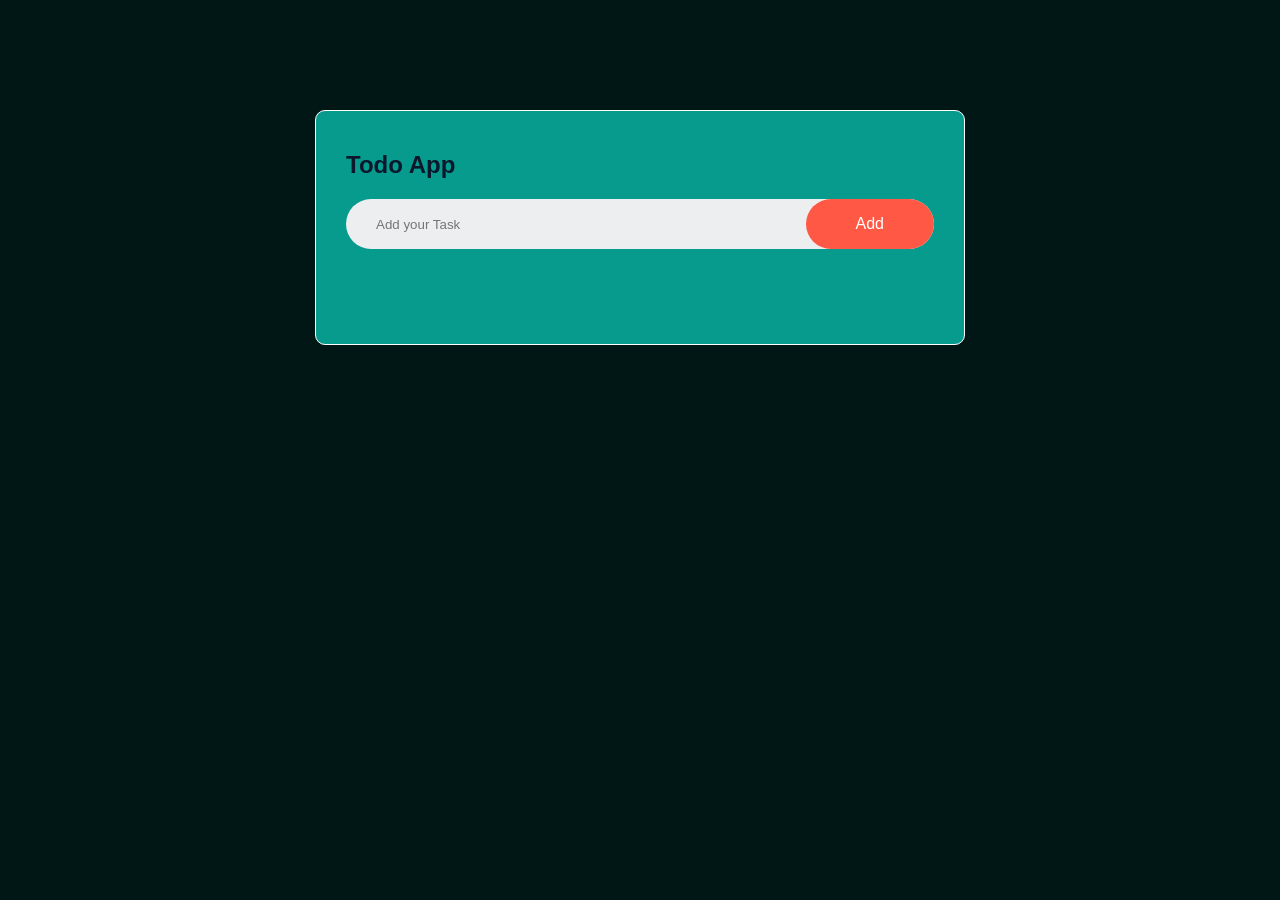
<file: index.html>
<!DOCTYPE html>
<html lang='en'>

<head>
    <meta charset='utf-8'>
    <meta name='viewport' content='width=device-width, initial-scale=1'>
    <title>Todo List</title>
    <link rel='stylesheet' href='style.css'>
</head>

<body>
    <div class="container">
        <div class="todo-app">
            <h2>Todo App</h2>
            <div class="row">
                <input type="text" id="input-box" placeholder="Add your Task">
                <button onclick="addTask()"> Add </button>
            </div>
                <ul id="list-container">
                    <!-- <li class="checked">Task 1</li>
                    <li>Task 2</li>
                    <li>Task 3</li> -->
                </ul>
        </div>
    </div>
    <script src="script.js"></script>
</body>
</html>
</file>
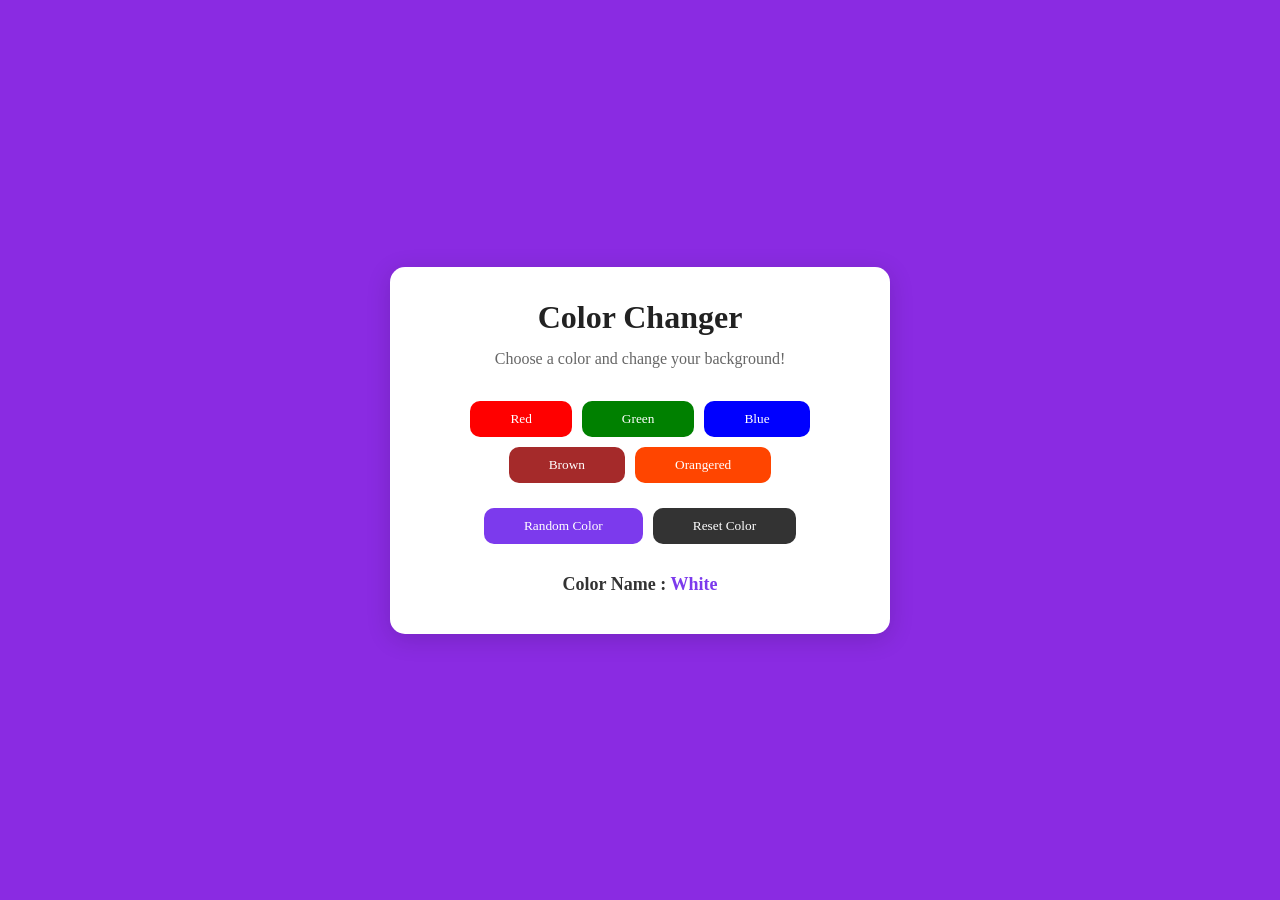
<file: Color-Changer/index.html>
<!doctype html>
<html lang="en">
  <head>
    <meta charset="utf-8" />
    <meta name="viewport" content="width=device-width, initial-scale=1" />
    <title>Color Changer Website</title>
    <link rel="stylesheet" href="style.css" />
  </head>
  <body>
    <div class="container">
      <h1>Color Changer</h1>
      <p>Choose a color and change your background!</p>
      <div class="color-button">
        <button class="red" onclick="changeColor('red')">Red</button>
        <button class="green" onclick="changeColor('green')">Green</button>
        <button class="blue" onclick="changeColor('blue')">Blue</button> 
        <button class="brown" onclick="changeColor('brown')">Brown</button>
        <button class="orangered" onclick="changeColor('orangered')">Orangered</button>
      </div>
      <div class="extra-button">
        <button class="random-color" onclick="randomColor()">Random Color</button>
        <button class="reset" onclick="resetColor()">Reset Color</button>
      </div>
      <h3>Color Name : <span id="colorName">White</span></h3>
    </div>
    <script src="script.js"></script>
  </body>
</html>
</file>
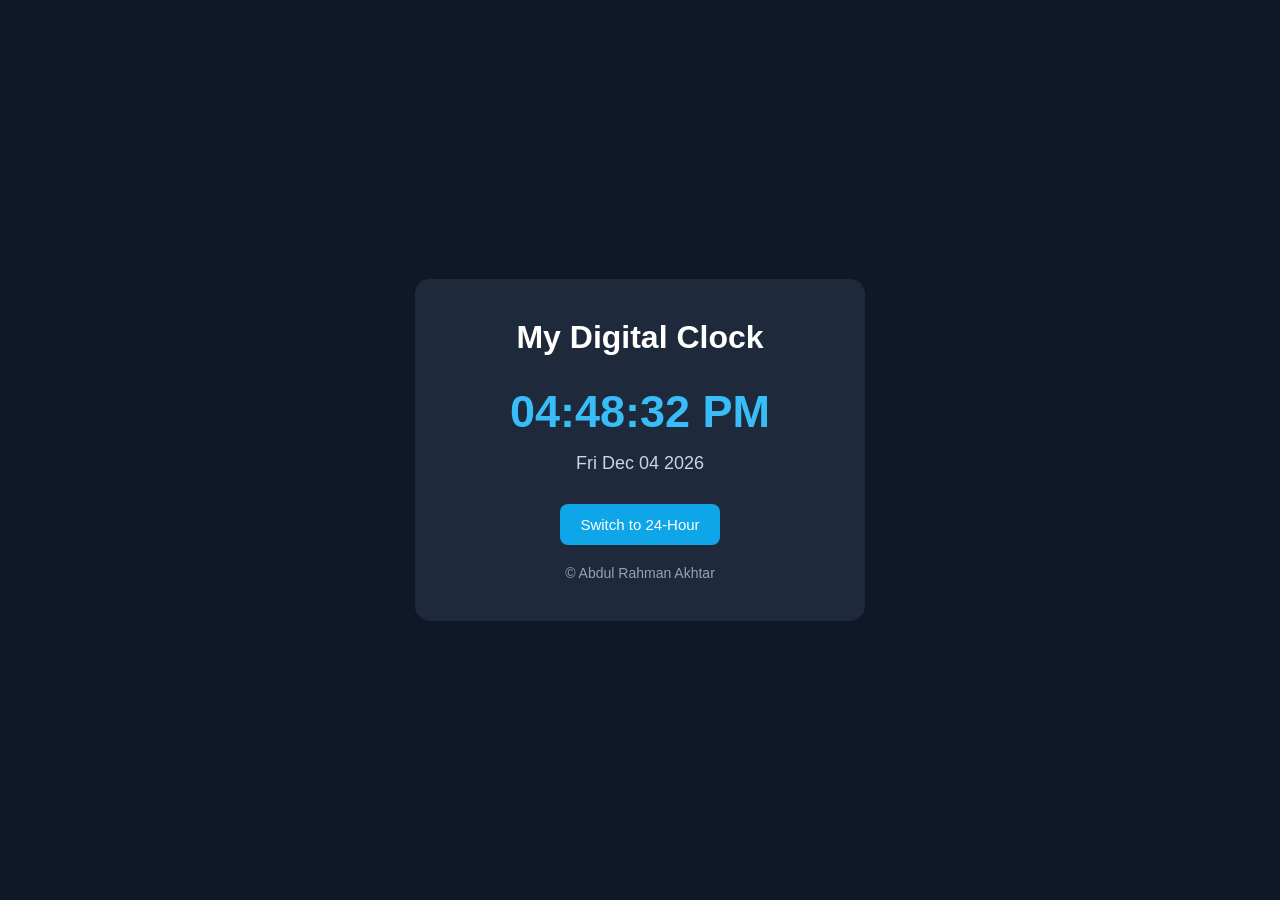
<file: Digital Clock/index.html>
<!doctype html>
<html lang="en">
  <head>
    <meta charset="UTF-8" />
    <meta name="viewport" content="width=device-width, initial-scale=1.0" />
    <title>My Digital Clock</title>
    <link rel="stylesheet" href="style.css" />
  </head>
  <body>
    <div class="clock-container">
      <h1>My Digital Clock</h1>
      <h2 id="time">00:00:00 AM</h2>
      <p id="date">Loading date...</p>
      <button id="formatBtn">Switch to 24-Hour</button>
      <p id="message">&copy; Abdul Rahman Akhtar</p>    
    </div>
    <script src="script.js"></script>
  </body>
</html>
</file>
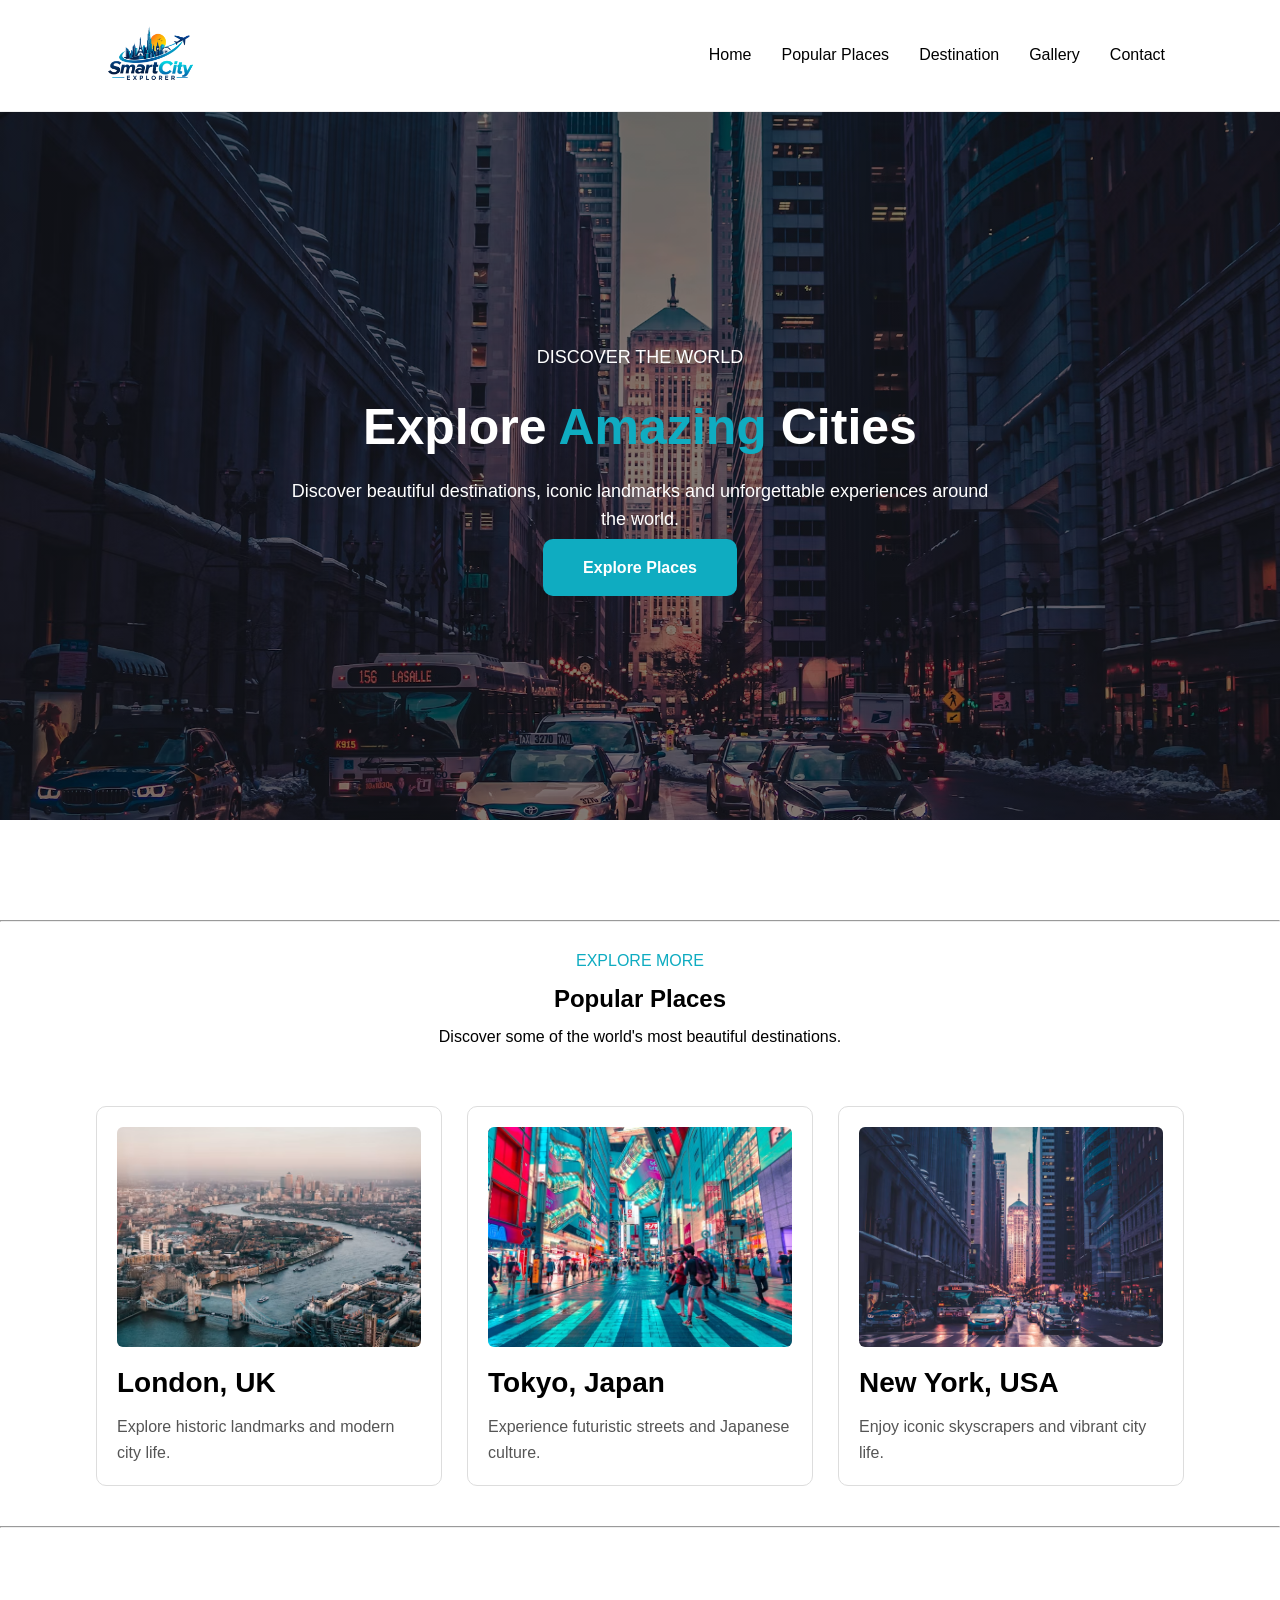
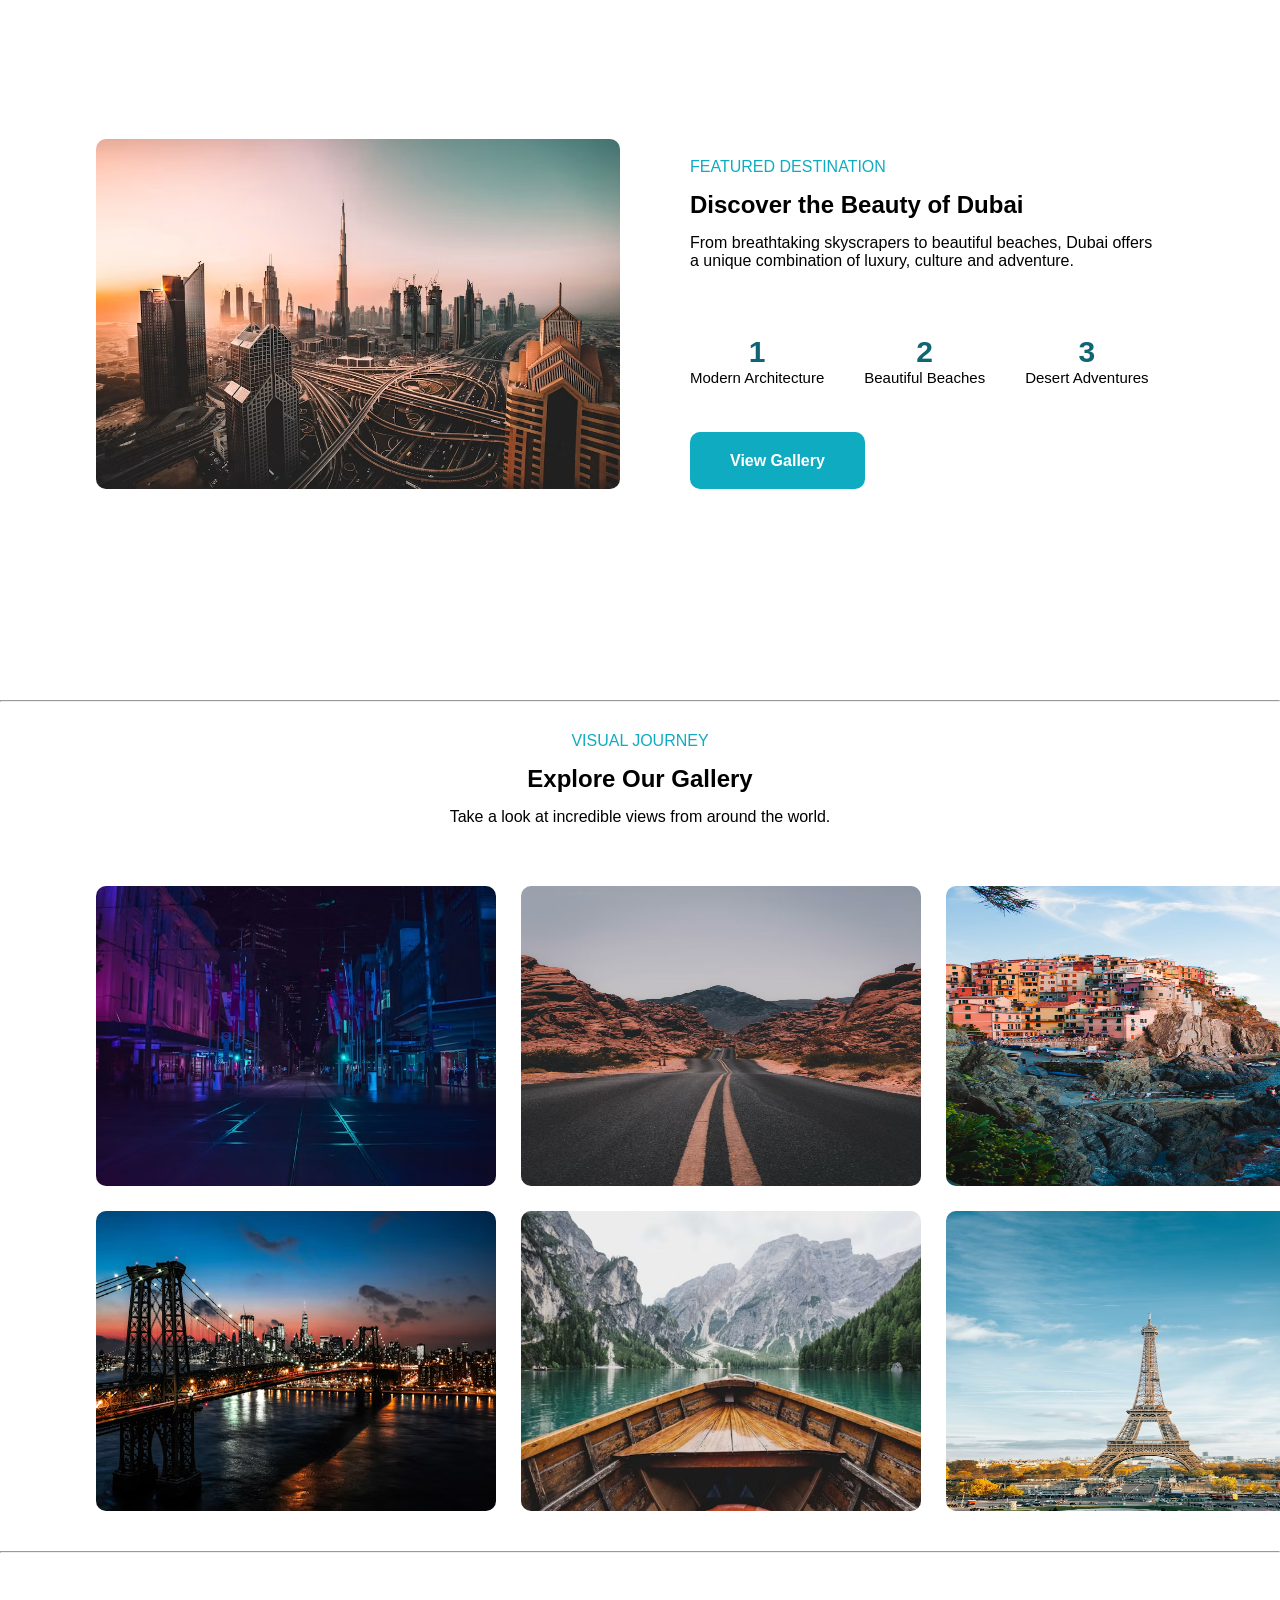
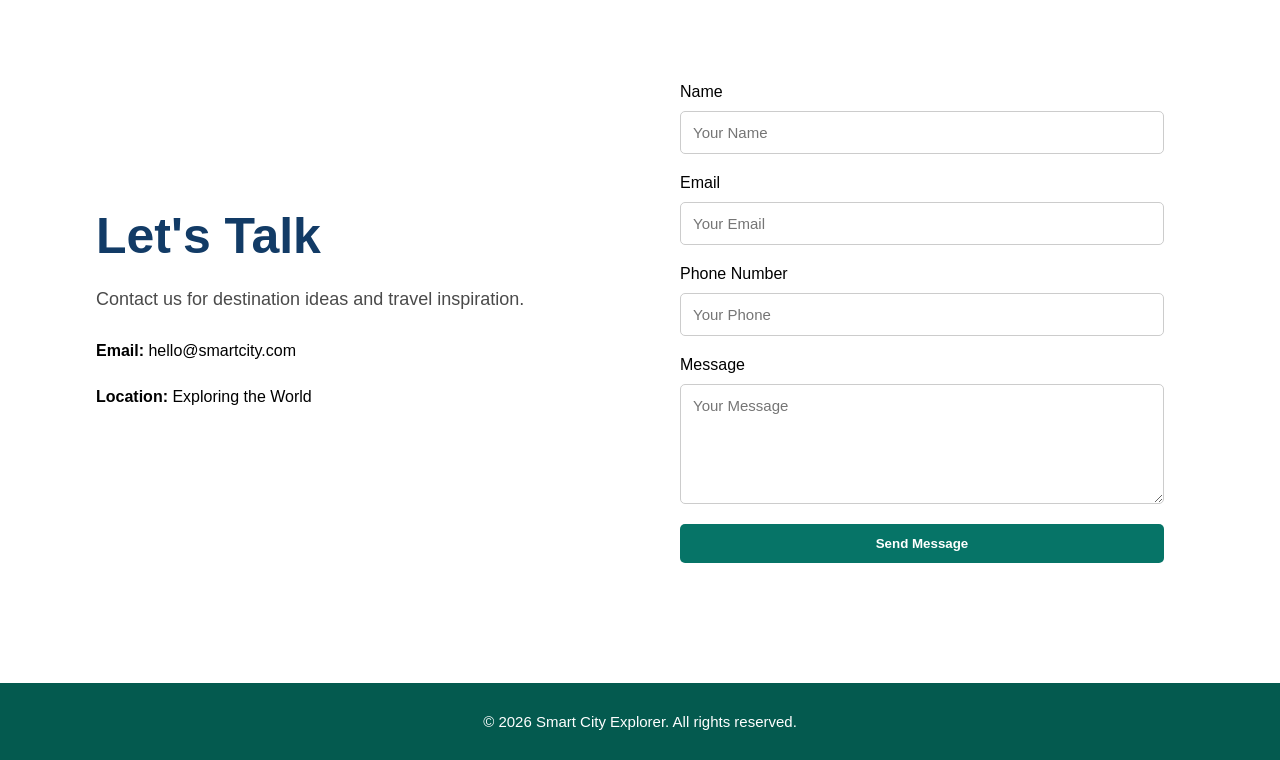
<file: Smart City Explorer/index.html>
<!DOCTYPE html>
<html lang='en'>
<head>
    <meta charset='utf-8'>
    <meta name='viewport' content='width=device-width, initial-scale=1'>
    <title>Smart City Explorer</title>
    <link rel='stylesheet' href='style.css'>
    <link rel="stylesheet" href="https://cdnjs.cloudflare.com/ajax/libs/font-awesome/4.7.0/css/font-awesome.min.css"/>
</head>
<body>
 <!-- Header -->
    <header>
      <nav>
        <a href="#hero" class="logo"> <img src="./images/logo.png" alt=""></a>
        <ul>
          <li><a href="#hero">Home</a></li>
          <li><a href="#popular-places">Popular Places</a></li>
          <li><a href="#destination">Destination</a></li>
          <li><a href="#gallery">Gallery</a></li>
          <li><a href="#contact">Contact</a></li>
        </ul>
        <div class="menu-img">
          <i class="fa fa-bars" aria-hidden="true"></i>
        </div>
      </nav>
    </header>
    <!-- Home  -->
    <section id="hero">
      <div class="main-hero">
        <p>DISCOVER THE WORLD</p>
        <h1>Explore<span class="light-blue"> Amazing </span>Cities</h1>
        <p>Discover beautiful destinations, iconic landmarks and unforgettable experiences around the world.</p>
        <div class="button">
          <a href="#popular-places" class="btn">Explore Places</a>
        </div>
      </div>
    </section> <hr>
    <!-- Popular-Places -->
     <section id="popular-places">
        <div class="places-text">
            <p class="light-blue">EXPLORE MORE</p>
            <h1>Popular Places</h1> 
            <p>Discover some of the world's most beautiful destinations.</p>
        </div>
        <div class="card-container">
            <div class="cards">
                <img src="./images/card-1.avif" alt="London, UK">
                <h1>London, UK</h1>
                <p>Explore historic landmarks and modern city life.</p>
            </div>
            <div class="cards">
                <img src="./images/card-2.avif" alt="Tokyo, Japan">
                <h1>Tokyo, Japan</h1>
                <p>Experience futuristic streets and Japanese culture.</p>
            </div>
            <div class="cards">
                <img src="./images/card-3.avif" alt="New York, USA">
                <h1>New York, USA</h1>
                <p>Enjoy iconic skyscrapers and vibrant city life.</p>
            </div>
        </div>
     </section> <hr>
     <!-- Destination -->
      <section id="destination">
         <div class="left-destination">
        <img src="./images/destination.avif" alt=""/>
      </div>
      <div class="right-destination"> 
        <div class="destination-text">
            <p class="light-blue">FEATURED DESTINATION</p>
            <h1>Discover the Beauty of Dubai</h1> 
            <p>From breathtaking skyscrapers to beautiful beaches, Dubai offers a unique combination of luxury, culture and adventure.</p>
            </div>
        <div class="progress">
          <div class="progress-bar">
            <h2>1</h2>
            <p>Modern Architecture</p>
          </div>
          <div class="progress-bar">
            <h2>2</h2>
            <p>Beautiful Beaches</p>
          </div>
          <div class="progress-bar">
            <h2>3</h2>
            <p>Desert Adventures</p>
          </div>
        </div><br><br>
        <div class="button">
          <a href="#gallery" class="btn">View Gallery</a>
        </div>
      </div>
    </section> <hr>
    <!-- Gallery -->
     <section id="gallery">
        <div class="gallery-text">
            <p class="light-blue">VISUAL JOURNEY</p>
            <h1>Explore Our Gallery</h1> 
            <p>Take a look at incredible views from around the world.</p>
            </div>
            <div class="galley-img">
                <img src="./images/gallery-1.avif" alt="">
                <img src="./images/gallery-2.avif" alt="">
                <img src="./images/gallery-3.avif" alt="">
                <img src="./images/gallery-4.avif" alt="">
                <img src="./images/gallery-5.avif" alt="">
                <img src="./images/gallery-6.avif" alt="">
            </div>
     </section> <hr>
     <!-- contacts -->
      <section id="contact">
      <div class="contact-container">
        <div class="left-contact">
          <h1>Let's Talk</h1>
          <p>  Contact us for destination ideas and travel inspiration.</p>
          <div class="contact-info">
            <p><strong>Email: </strong>hello@smartcity.com </p>
             <p> <strong>Location: </strong> Exploring the World</p>
          </div>
        </div>
        <div class="right-contact">
          <form>
            <label for="name">Name</label>
            <input type="text" id="name" placeholder="Your Name" required />
            <label for="email">Email</label>
            <input type="email" id="email" placeholder="Your Email" required />
            <label for="phone">Phone Number</label>
            <input type="tel" id="phone" placeholder="Your Phone" required />
            <label for="message">Message</label>
            <textarea id="message" placeholder="Your Message" required></textarea>
            <button type="submit" class="contact-button">Send Message</button>
          </form>
        </div>
      </div>
    </section> 
    <!-- Footer -->
    <footer>
      <p>&copy; 2026 Smart City Explorer. All rights reserved.</p>
    </footer>

</body>
</html>
</file>
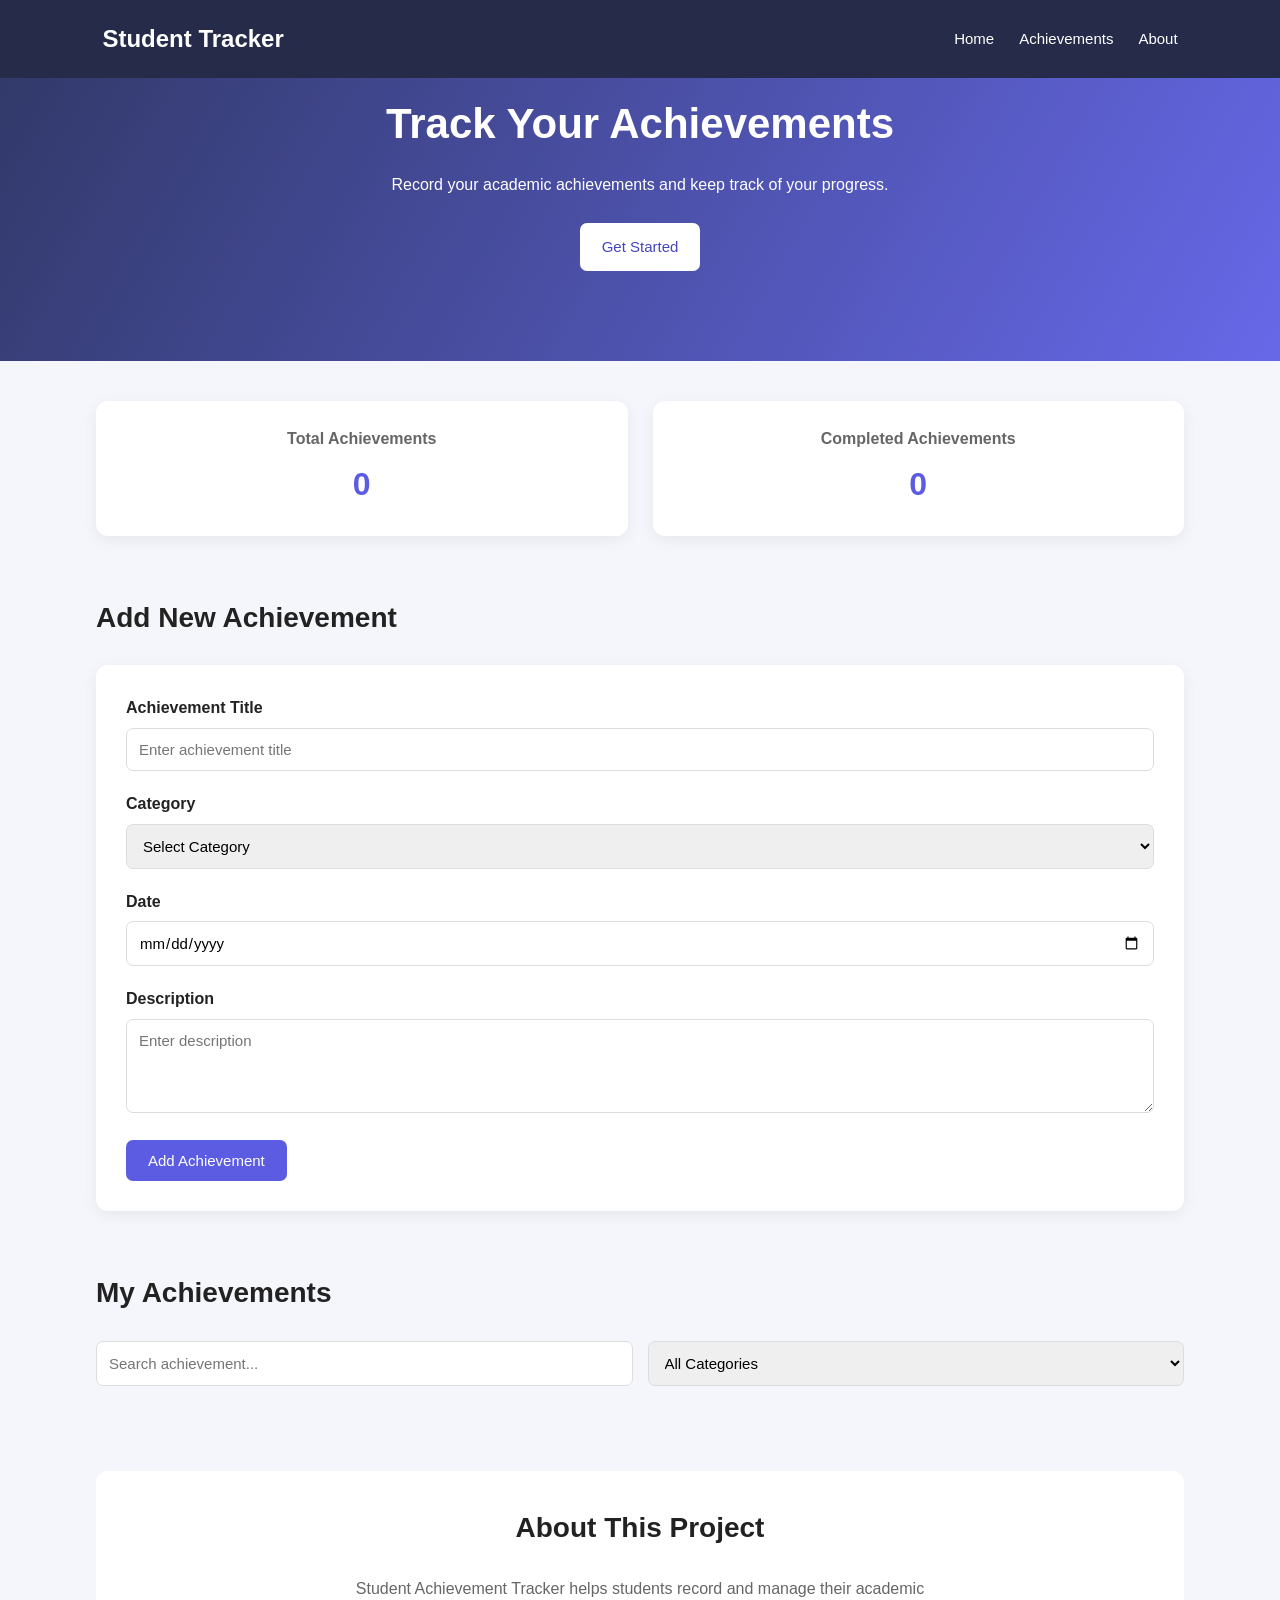
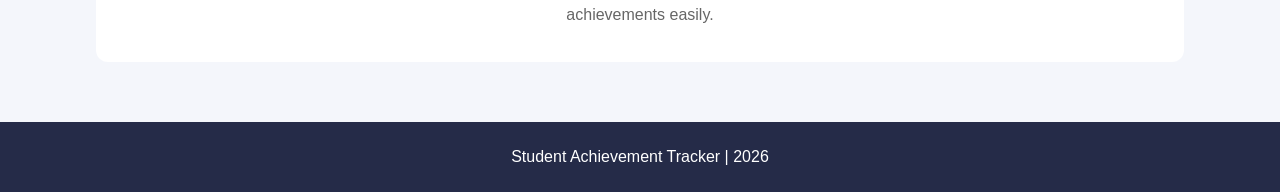
<file: Student Achievement Tracker/index.html>
<!doctype html>
<html lang="en">
  <head>
    <meta charset="UTF-8" />
    <meta name="viewport" content="width=device-width, initial-scale=1.0" />
    <title>Student Achievement Tracker</title>
    <link rel="stylesheet" href="style.css" />
  </head>
  <body>
    <!-- Navbar -->
    <nav>
      <h2>Student Tracker</h2>
      <div class="nav-links">
        <a href="#home">Home</a>
        <a href="#achievements">Achievements</a>
        <a href="#about">About</a>
      </div>
    </nav>

    <!-- Hero Section -->
    <section class="hero" id="home">
      <h1>Track Your Achievements</h1>
      <p>Record your academic achievements and keep track of your progress.</p>
      <a href="#add-achievement" class="btn">Get Started</a>
    </section>

    <!-- Statistics -->
    <section class="stats">
      <div class="stat-card">
        <h3>Total Achievements</h3>
        <h2 id="totalCount">0</h2>
      </div>
      <div class="stat-card">
        <h3>Completed Achievements</h3>
        <h2 id="completedCount">0</h2>
      </div>
    </section>

    <!-- Add Achievement Form -->
    <section class="form-section" id="add-achievement">
      <h2>Add New Achievement</h2>
      <form id="achievementForm">
        <label for="title">Achievement Title</label>
        <input type="text" id="title" placeholder="Enter achievement title" required/>

        <label for="category">Category</label>
        <select id="category" required>
          <option value="">Select Category</option>
          <option value="Academic">Academic</option>
          <option value="Technical">Technical</option>
          <option value="Personal">Personal</option>
          <option value="Competition">Competition</option>
          <option value="Certification">Certification</option>
        </select>

        <label for="date">Date</label>
        <input type="date" id="date" required />
        <label for="description">Description</label>
        <textarea id="description" placeholder="Enter description" rows="4" required></textarea>
        <button type="submit" class="btn">Add Achievement</button>
      </form>
    </section>

    <!-- Achievements -->
    <section class="achievements-section" id="achievements">
      <h2>My Achievements</h2>
      <div class="filters">
        <input type="text" id="searchInput" placeholder="Search achievement..." />
        <select id="filterCategory">
          <option value="All">All Categories</option>
          <option value="Academic">Academic</option>
          <option value="Technical">Technical</option>
          <option value="Personal">Personal</option>
          <option value="Competition">Competition</option>
          <option value="Certification">Certification</option>
        </select>
      </div>
      <div class="achievement-grid" id="achievementList"></div>
    </section>

    <!-- About -->
    <section class="about" id="about">
      <h2>About This Project</h2>
      <p> Student Achievement Tracker helps students record and manage their academic achievements easily.</p>
    </section>

    <!-- Footer -->
    <footer>
      <p>Student Achievement Tracker | 2026</p>
    </footer>

    <script src="script.js"></script>
  </body>
</html>
</file>
<file: style.css>
* {
    margin: 0px;
    padding: 0px;
    box-sizing: border-box;
    font-family: Arial, Helvetica, sans-serif;
}

.container {
    width: 100%;
    min-height: 100vh;
    background: #011715;
    padding: 10px;
}

.todo-app {
    height: 100%;
    max-width: 650px;
    background-color: #079b8e;
    margin: 100px auto 20px;
    padding: 40px 30px 70px;
    border: 1px solid #fff;
    border-radius: 10px;
}

.todo-app h2 {
    color: #0b182c;
    display: flex;
    align-items: center;
    margin-bottom: 20px;
}
.row{
    display:flex;
    align-items:center;
    justify-content:space-between;
    background-color: #edeef0;
    border-radius: 30px;
    padding-left:20px;
    margin-bottom: 25px;
}
input{
    flex:1;
    padding: 10px;
    background-color: transparent;
    border:none;
    outline: none;
    font-weight:14px;
}
button{
    padding: 16px 50px;
    border:none;
    outline: none;
    background-color: #ff5945;
    color: #fff;
    font-size:16px;
    cursor:pointer;
    border-radius:40px;
}
ul li{
    list-style:none;
    font-size:17px;
    padding:12px 8px 12px 50px;
    user-select: none;
    cursor: pointer;
    position:relative;
}
ul li::before{
    content:'';
    position: absolute;
    height: 28px;
    width: 28px;
    border-radius: 50px;
    background-image: url('unchecked.png');
    background-size: cover;
    background-position: center;
    top:7px;
    left:5px;
}
ul li.checked{
    color:#555;
    text-decoration: line-through;
}
ul li.checked::before{
    background-image: url('checked.png');
}
ul li span{
    position:absolute;
    right:0px;
    top:5px;
    width:40px;
    height:40px;
    font-size:22px;
    color:#555;
    line-height: 40px;
    text-align: center;
    border-radius:50%;
}
ul li span:hover{
    background-color: #edeef0;
}
</file>
<file: Color-Changer/style.css>
*{
    margin: 0;
    padding: 0;
    box-sizing: border-box;
    font-family: 'Times New Roman', Times, serif;
}
body{
    background-color: blueviolet;
    height: 100vh;
    height: 100vh;
    display: flex;
    justify-content: center;
    align-items: center;
    line-height:30px;
}
.container { 
    padding: 35px 25px;
    border-radius: 15px;
    text-align: center;
    background: #fff;
    max-width: 500px;
    width: 100%; 
    box-shadow: 0 5px 25px rgba(0, 0, 0, 0.15);
}
h1 {
    font-size: 32px;
    color: #222;
    margin-bottom: 15px;
}
p {
    color: #666;
    margin-bottom: 30px;
    line-height: 1.5;
}
.color-button{
    display: flex;
    justify-content: center;
    gap:10px;
    flex-wrap: wrap;
}
.color-button button{
    padding: 10px 40px;
    border-radius: 10px;
     color: #fff;
    border: none;
}
.red {
    background-color: red;
}
.green {
    background-color: green;
}
.blue {
    background-color: blue;
}
.brown {
    background-color: brown;
}
.orangered {
    background-color: orangered;
}

.extra-button{
    display: flex;
    justify-content: center;
    flex-wrap: wrap;
    gap: 10px;
    margin-bottom: 25px;
    margin-top: 25px
}
.extra-button button{
     padding: 10px 40px;
    border-radius: 10px;
     color: #fff;
    border: none;
}

.random-color{
    background-color: #7c3aed;
}

.reset {
    background-color: #333;
}
h3 {
    color: #333;
    font-size: 18px;
    overflow-wrap: anywhere;
}
#colorName {
    color: #7c3aed;
}
</file>
<file: Digital Clock/style.css>
* {
    margin: 0;
    padding: 0;
    box-sizing: border-box;
}

body {
    background: #101827;
    color: white;
    font-family: Arial, sans-serif;
    min-height: 100vh;
    display: flex;
    justify-content: center;
    align-items: center;
    padding: 20px;
}

.clock-container {
    background: #1e293b;
    padding: 40px;
    border-radius: 15px;
    text-align: center;
    width: 100%;
    max-width: 450px;
}

h1 {
    margin-bottom: 30px;
}

#time {
    font-size: 45px;
    color: #38bdf8;
    margin-bottom: 15px;
}

#date {
    font-size: 18px;
    margin-bottom: 30px;
    color: #cbd5e1;
}

button {
    background: #0ea5e9;
    color: white;
    border: none;
    padding: 12px 20px;
    border-radius: 8px;
    cursor: pointer;
    font-size: 15px;
}
button:hover {
    background: #0284c7;
}
#message {
    margin-top: 20px;
    font-size: 14px;
    color: #94a3b8;
}

@media (max-width: 400px) {
    #time {
        font-size: 32px;
    }

    .clock-container {
        padding: 25px 15px;
    }
}
</file>
<file: Smart City Explorer/style.css>
* {
    margin: 0;
    padding: 0;
    box-sizing: border-box;
    font-family: "Poppins", sans-serif;
}

html {
    scroll-behavior: smooth;
}

/* header */
header {
    position: fixed;
    top: 0;
    left: 0;
    width: 100%;
    padding: 20px 100px;
    background: #fff;
    z-index: 1000;
    border-bottom: 1px solid #eee;
}

header nav {
    width: 100%;
    display: flex;
    justify-content: space-between;
    align-items: center;
}

header .logo img {
    width: 100px;
}

header nav ul {
    display: flex;
}

header nav ul li {
    list-style: none;
    margin: 0 15px;
}

header nav ul li a {
    color: #000;
    text-decoration: none;
    font-size: 16px;
    font-weight: 500;
    transition: color 0.3s ease;
}

header nav ul li a:hover {
    color: #067467;
}

.menu-img {
    display: none;
    font-size: 24px;
}

/* Home / Hero Section */
#hero {
    min-height: 80vh;
    margin: 100px auto;
    padding: 100px 20px;
    display: flex;
    align-items: center;
    justify-content: center;
    text-align: center;
    background-image: linear-gradient(rgba(0, 0, 0, 0.5), rgba(0, 0, 0, 0.5)), url("./images/hero.avif");
    background-size: cover;
    background-position: center;
    background-repeat: no-repeat;
}

#hero .main-hero {
    display: flex;
    flex-direction: column;
    align-items: center;
    justify-content: center;
    text-align: center;
    width: 100%;
    max-width: 900px;
    margin: 0 auto;
}

#hero .main-hero>p {
    font-size: 18px;
    margin-bottom: 25px;
    line-height: 1.6;
    text-align: center;
    max-width: 700px;
    color: white;
}

#hero h1 {
    font-size: 50px;
    line-height: 1.2;
    margin-bottom: 20px;
    color: white;
}

.light-blue {
    color: rgb(15, 172, 193);
}

.hero-buttons {
    display: flex;
    justify-content: center;
    align-items: center;
    gap: 15px;
    flex-wrap: wrap;
}

.button .btn {
    color: white;
    font-weight: bold;
    background-color: rgb(15, 172, 193);
    border-radius: 10px; 
    padding: 20px 40px;
}

.button a {
    text-decoration: none;
}

/* Popular places  */
.places-text {
    margin: 10px;
    padding: 20px;
    display: flex;
    justify-content: center;
    text-align: center;
    flex-direction: column;
    gap: 15px;
}
.card-container {
    width: 85%;
    margin: 40px auto;
    display: grid;
    grid-template-columns: repeat(3, 1fr);
    gap: 25px;
}
.cards {
    border: 1px solid #ddd;
    padding: 20px;
    border-radius: 10px;
    overflow: hidden;
    transition: transform 0.3s ease, box-shadow 0.3s ease;
}

.cards:hover {
    transform: translateY(-8px);
    box-shadow: 0 8px 20px rgba(0, 0, 0, 0.15);
}
.cards img {
    width: 100%;
    height: 220px;
    object-fit: cover;
    display: block;
    border-radius: 6px;
    margin-bottom: 20px;
}

.cards h1 {
    font-size: 28px;
    margin-bottom: 15px;
}

.cards p {
    line-height: 1.6;
    color: #555;
}
/* Destination */

#destination {
    width: 85%;
    margin: 100px auto;
    padding: 100px 0;
    display: grid;
    grid-template-columns: 1fr 1fr;
    gap: 40px;
    align-items: center;
}


.left-destination img {
    width: 100%;
    max-width: 600px;
    display: block;
    border-radius: 10px;
    transition: transform 0.3s ease;
}

.left-destination img:hover {
    transform: scale(1.05);
}
.right-destination {
    margin: 10px;
    padding: 20px;
    display: flex;  
    flex-direction: column;
    gap: 15px;
}
.destination-text{
    display: flex;
    flex-direction: column;
    gap: 15px;
}

.progress {
    display: flex;
    align-items: center;
    gap: 40px;
    margin-top: 50px;
}

.progress-bar {
    text-align: center;
}

.progress-bar h2 {
    font-size: 30px;
    color: #0f6574;
}

.progress-bar p {
    font-size: 15px;
}

/* Gallery */
.gallery-text{
     margin: 10px;
    padding: 20px;
    display: flex;
    justify-content: center;
    text-align: center;
    flex-direction: column;
    gap: 15px;
}
.galley-img{
    width: 85%;
    margin: 40px auto;
    display: grid;
    grid-template-columns: repeat(3, 1fr);
    gap: 25px;
}
.galley-img img{
    width: 400px;
    height: 300px;
    border-radius: 10px;
    transition: transform 0.3s ease, box-shadow 0.3s ease;
}
.galley-img img:hover{
    transform: translateY(-8px);
    box-shadow: 0 8px 20px rgba(0, 0, 0, 0.15);
}
/* Contact us  */
#contact {
    background-color: #fff;
}
.contact-container {
    width: 85%;
    margin: 0px auto;
    padding: 100px 0;
    display: grid;
    grid-template-columns: 1fr 1fr;
    gap: 40px;
    align-items: center;
}

.left-contact {
    display: flex;
    flex-direction: column;
    justify-content: center;
    align-items: flex-start;
}

.left-contact h1 {
    font-size: 50px;
    color: #123b66;
    margin-bottom: 20px;
}

.left-contact > p {
    font-size: 18px;
    line-height: 1.6;
    color: #4a4a4a;
    text-align: justify;
    margin-bottom: 25px;
}

.contact-info p {
    margin-bottom: 20px;
    line-height: 1.6;
}

.right-contact {
    background-color: #fff;
    padding: 20px;
    border-radius: 10px;
}

.right-contact form {
    width: 100%;
    display: flex;
    flex-direction: column;
    gap: 10px;
}

.right-contact form label {
    font-weight: 500;
    margin-top: 10px;
}

.right-contact form input,
.right-contact form textarea {
    width: 100%;
    padding: 12px;
    border-radius: 5px;
    border: 1px solid #ccc;
    outline: none;
    font-size: 15px;
}

.right-contact form input:focus,
.right-contact form textarea:focus {
    border-color: #067467;
}

.right-contact form textarea {
    min-height: 120px;
    resize: vertical;
}

.contact-button {
    background-color: #067467;
    color: #fff;
    padding: 12px 20px;
    margin-top: 10px;
    border-radius: 5px;
    border: none;
    font-weight: 600;
    cursor: pointer;
    transition: background 0.3s ease;
}

.contact-button:hover {
    background-color: #045a4f;
}
/* footer */
footer {
    color: #ffffff;
    text-align: center;
    background-color:#045a4f;
    padding: 30px;
}

footer p {
    font-size: 15px;
} 


/* TABLET RESPONSIVE */
@media (max-width: 900px) {
    header {
        padding: 15px 4%;
    }

    .card-container,
    .galley-img {
        width: 90%;
        grid-template-columns: repeat(2, minmax(0, 1fr));
    }

    #destination,
    .contact-container {
        width: 90%;
        grid-template-columns: 1fr;
    }

    .left-destination img {
        width: 100%;
        height: auto;
    }

    .galley-img img {
        width: 100%;
        height: 250px;
        object-fit: cover;
    }
}

/* MOBILE NAVBAR */
@media (max-width: 768px) {
    body {
        padding-top: 0;
        overflow-x: hidden;
    }

    header {
        position: relative;
        width: 100%;
        box-sizing: border-box;
        padding: 15px 5%;
    }

    header nav {
        display: flex;
        flex-direction: row;
        justify-content: space-between;
        align-items: center;
        position: relative;
    }

    header .logo img {
        width: 80px;
    }

    /* Hamburger icon */
    .menu-img {
        display: block;
        cursor: pointer;
        font-size: 26px;
        color: #045a4f;
    }

    /* Hide links by default */
    header nav ul {
        display: none;
        position: absolute;
        top: 100%;
        right: 0;
        width: 200px;
        background: white;
        padding: 15px;
        margin: 0;
        flex-direction: column;
        align-items: flex-start;
        gap: 18px;
        list-style: none;
        box-shadow: 0 5px 15px rgba(0, 0, 0, 0.12);
        z-index: 1001;
    }

    /* Show menu when JavaScript adds this class */
    header nav ul.active {
        display: flex;
    }

    header nav ul li {
        margin: 0;
        width: 100%;
    }

    header nav ul li a {
        font-size: 15px;
        display: block;
        text-decoration: none;
    }

    /* Hero */
    #hero {
        margin: 0 auto 40px;
        min-height: 60vh;
        padding: 60px 20px;
        box-sizing: border-box;
    }

    #hero h1 {
        font-size: clamp(28px, 6vw, 36px);
        line-height: 1.3;
    }

    #hero p {
        font-size: 14px;
        line-height: 1.7;
    }

    .button .btn {
        display: inline-block;
        padding: 14px 24px;
    }

    /* Popular places */
    .card-container {
        grid-template-columns: 1fr;
        gap: 20px;
    }

    .cards {
        width: 100%;
        box-sizing: border-box;
    }

    .cards img {
        width: 100%;
        height: 220px;
        object-fit: cover;
    }

    /* Destination */
    #destination {
        margin: 50px auto;
        padding: 20px 0;
        gap: 25px;
    }

    .left-destination img {
        width: 100%;
        max-width: 100%;
    }

    .right-destination {
        margin: 0;
        padding: 0;
    }

    .destination-text h1 {
        font-size: 28px;
    }

    .progress {
        flex-wrap: wrap;
        gap: 15px;
        margin-top: 25px;
    }

    .progress-bar {
        flex: 1 1 100px;
        min-width: 0;
    }

    /* Gallery */
    .galley-img {
        grid-template-columns: 1fr;
        gap: 20px;
    }

    .galley-img img {
        width: 100%;
        height: 230px;
        object-fit: cover;
    }

    /* Contact */
    .contact-container {
        padding: 45px 0;
        gap: 25px;
    }

    .left-contact h1 {
        font-size: 32px;
    }

    .right-contact input,
    .right-contact textarea {
        width: 100%;
        max-width: 100%;
        box-sizing: border-box;
    }

    footer {
        text-align: center;
        padding: 20px 12px;
    }
}

/* SMALL MOBILE */
@media (max-width: 480px) {
    #hero {
        padding: 50px 15px;
    }

    #hero h1 {
        font-size: 28px;
    }

    .places-text h1,
    .gallery-text h1 {
        font-size: 26px;
    }

    .card-container,
    .galley-img {
        width: 92%;
    }

    .cards h1 {
        font-size: 23px;
    }

    .galley-img img {
        height: 210px;
    }

    .left-contact h1 {
        font-size: 28px;
    }
}
</file>
<file: Student Achievement Tracker/style.css>
* {
    margin: 0;
    padding: 0;
    box-sizing: border-box;
}

html {
    scroll-behavior: smooth;
}

body {
    font-family: Arial, sans-serif;
    background-color: #f4f6fb;
    color: #222;
    line-height: 1.6;
}

/* Navbar */
nav {
    background-color: #252b48;
    color: white;
    padding: 20px 8%;
    position: fixed;
    top: 0px;
    left: 0px;
    right: 0px;
    display: flex;
    justify-content: space-between;
    align-items: center;
    flex-wrap: wrap;
    gap: 15px;
}

nav h2 {
    font-size: 24px;
}

.nav-links {
    display: flex;
    gap: 25px;
}

.nav-links a {
    color: white;
    text-decoration: none;
    font-size: 15px;
}

.nav-links a:hover {
    color: #aeb5ff;
}

/* Hero Section */
.hero {
    background: linear-gradient(120deg, #303866, #6668e8);
    color: white;
    text-align: center;
    padding: 90px 20px;
}

.hero h1 {
    font-size: 42px;
    margin-bottom: 15px;
}

.hero p {
    max-width: 550px;
    margin: 0 auto 25px;
}

.btn {
    display: inline-block;
    background-color: #5b5ce2;
    color: white;
    padding: 12px 22px;
    border: none;
    border-radius: 7px;
    text-decoration: none;
    cursor: pointer;
    font-size: 15px;
    transition: 0.3s;
}

.hero .btn {
    background-color: white;
    color: #4546bd;
}

.btn:hover {
    background-color: #4142b8;
    color: white;
}

/* Statistics */
.stats {
    width: 85%;
    max-width: 1100px;
    margin: 40px auto;
    display: flex;
    gap: 25px;
}

.stat-card {
    background-color: white;
    padding: 25px;
    flex: 1;
    text-align: center;
    border-radius: 12px;
    box-shadow: 0 4px 15px #00000010;
}

.stat-card h3 {
    font-size: 16px;
    color: #666;
}

.stat-card h2 {
    font-size: 32px;
    color: #5b5ce2;
    margin-top: 8px;
}

/* Form Section */
.form-section,
.achievements-section,
.about {
    width: 85%;
    max-width: 1100px;
    margin: 60px auto;
}

.form-section > h2,
.achievements-section > h2,
.about h2 {
    font-size: 28px;
    margin-bottom: 25px;
}

form {
    background-color: white;
    padding: 30px;
    border-radius: 12px;
    box-shadow: 0 4px 15px #00000010;
}

form label {
    display: block;
    margin-bottom: 7px;
    font-weight: bold;
}

form input,
form select,
form textarea {
    width: 100%;
    padding: 12px;
    margin-bottom: 20px;
    border: 1px solid #ddd;
    border-radius: 7px;
    font-size: 15px;
    font-family: Arial, sans-serif;
}

form input:focus,
form select:focus,
form textarea:focus {
    outline: 2px solid #b5b6ff;
    border-color: #5b5ce2;
}

form textarea {
    resize: vertical;
}

/* Search and Filter */
.filters {
    display: flex;
    gap: 15px;
    margin-bottom: 25px;
}

.filters input,
.filters select {
    flex: 1;
    min-width: 0;
    padding: 12px;
    border: 1px solid #ddd;
    border-radius: 7px;
    font-size: 15px;
}

/* Achievement Cards */
.achievement-grid {
    display: grid;
    grid-template-columns: repeat(3, 1fr);
    gap: 22px;
}

.achievement-card {
    background-color: white;
    padding: 22px;
    border-radius: 12px;
    box-shadow: 0 4px 15px #00000010;
    overflow-wrap: anywhere;
    display: flex;
    flex-direction: column;
    gap: 12px;
    transition: 0.3s;
}

.achievement-card:hover {
    transform: translateY(-4px);
}

.achievement-card h3 {
    color: #303866;
    font-size: 20px;
}

.achievement-card p {
    color: #666;
}

.card-btn {
    padding: 9px 12px;
    border: none;
    border-radius: 6px;
    cursor: pointer;
    margin-top: 5px;
}

.complete-btn {
    background-color: #d9f7e7;
    color: #147443;
}

.delete-btn {
    background-color: #ffe0e0;
    color: #c62828;
}

.card-btn:hover {
    opacity: 0.8;
}

/* About Section */
.about {
    background-color: white;
    padding: 35px;
    border-radius: 12px;
    text-align: center;
}

.about p {
    color: #666;
    max-width: 650px;
    margin: auto;
}

/* Footer */
footer {
    background-color: #252b48;
    color: white;
    text-align: center;
    padding: 22px;
    margin-top: 60px;
}

/* Tablet */
@media (max-width: 900px) {
    .achievement-grid {
        grid-template-columns: repeat(2, 1fr);
    }

    .stats,
    .form-section,
    .achievements-section,
    .about {
        width: 90%;
    }
}

/* Mobile */
@media (max-width: 600px) {
    nav {
        flex-direction: column;
        text-align: center;
    }

    .nav-links {
        justify-content: center;
        flex-wrap: wrap;
        gap: 15px;
    }

    .hero {
        padding: 65px 20px;
    }

    .hero h1 {
        font-size: 32px;
    }

    .stats {
        flex-direction: column;
    }

    .achievement-grid {
        grid-template-columns: 1fr;
    }

    .filters {
        flex-direction: column;
    }

    form {
        padding: 20px;
    }

    .form-section > h2,
    .achievements-section > h2,
    .about h2 {
        font-size: 24px;
    }

    .about {
        padding: 25px 20px;
    }
}
</file>
